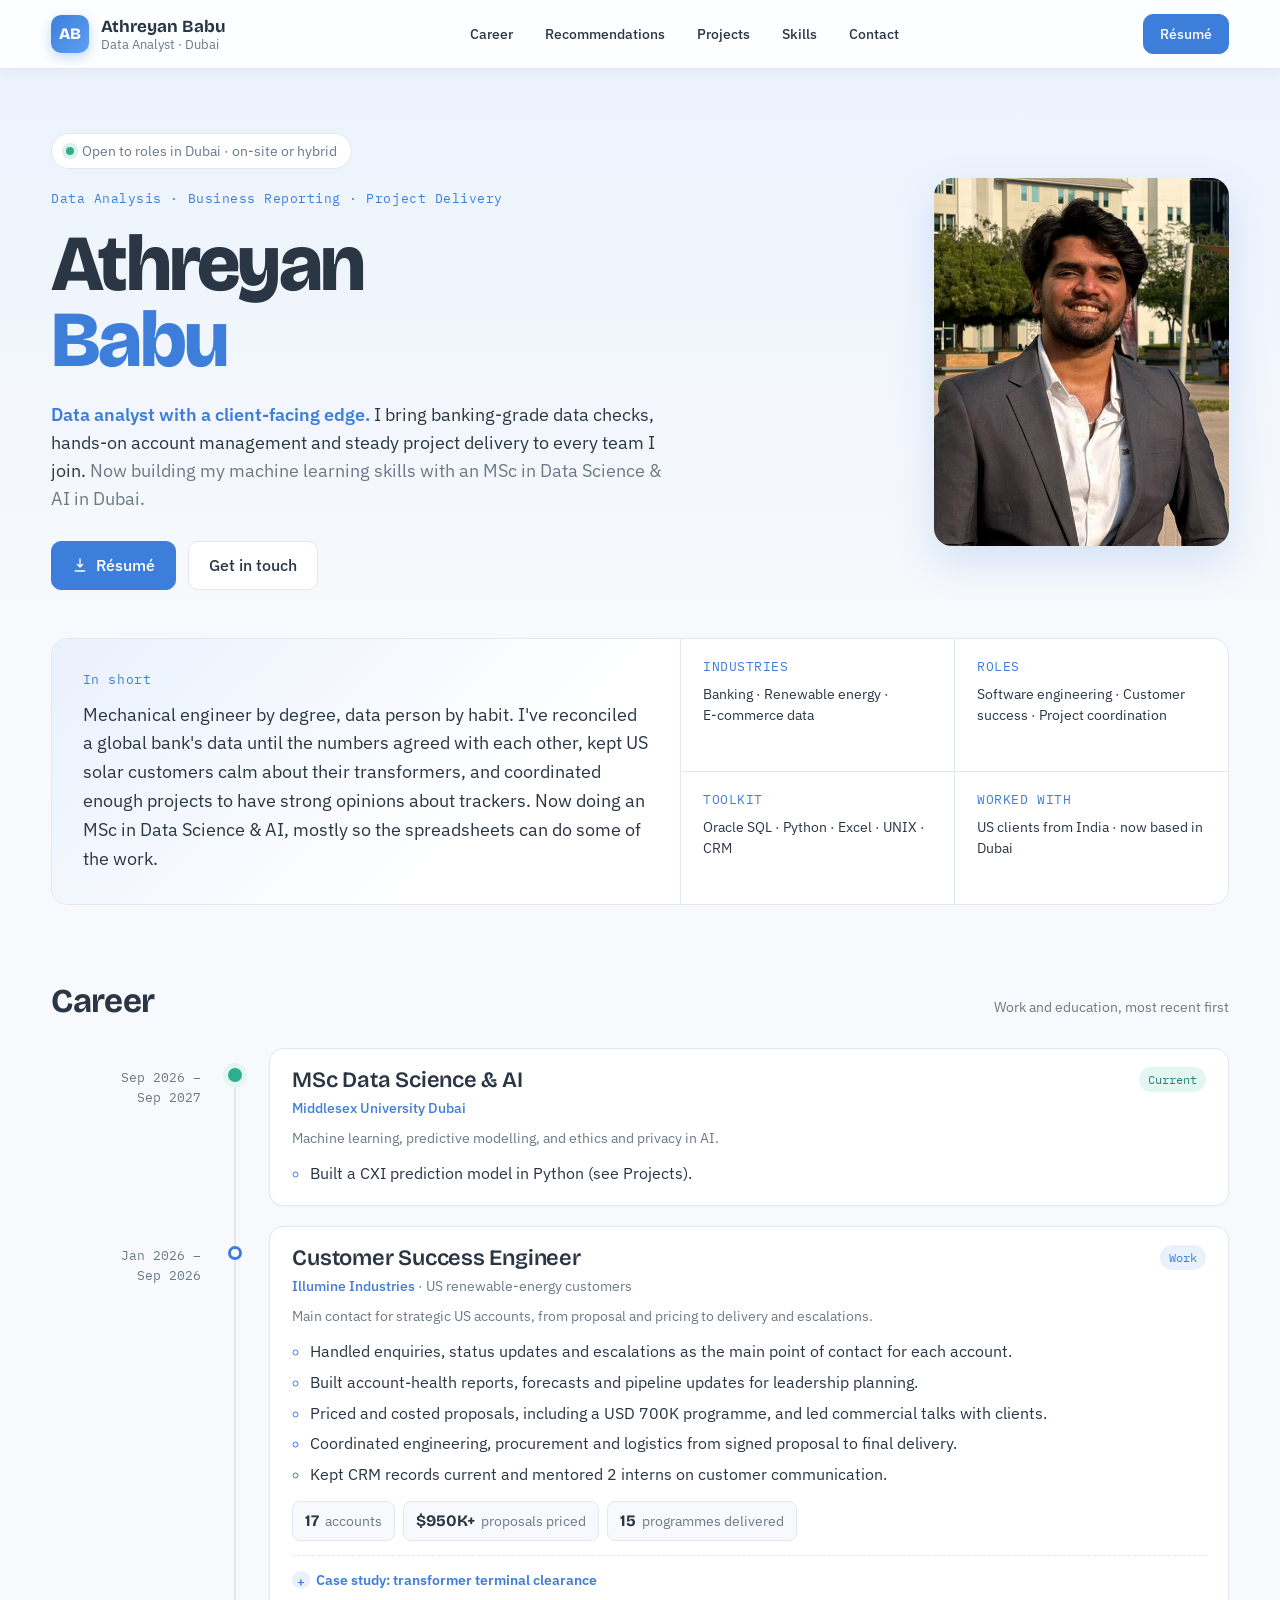
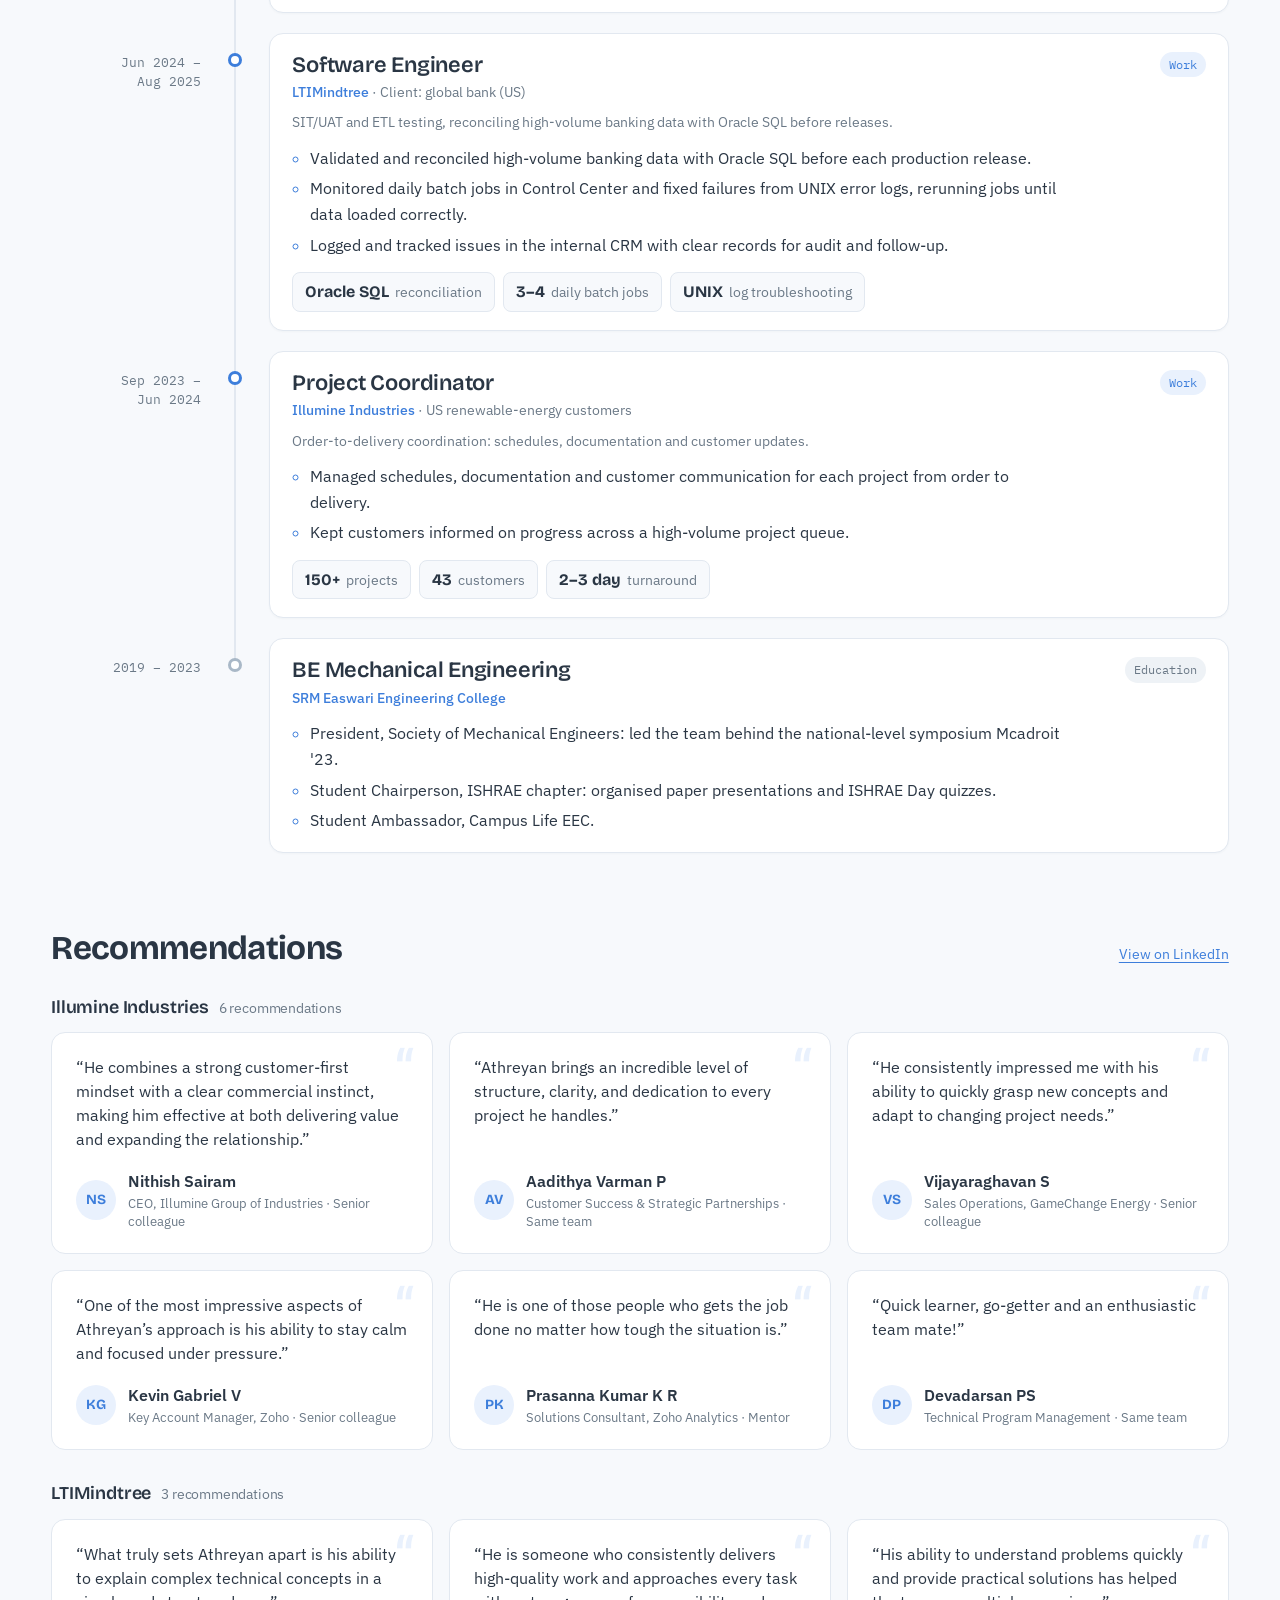
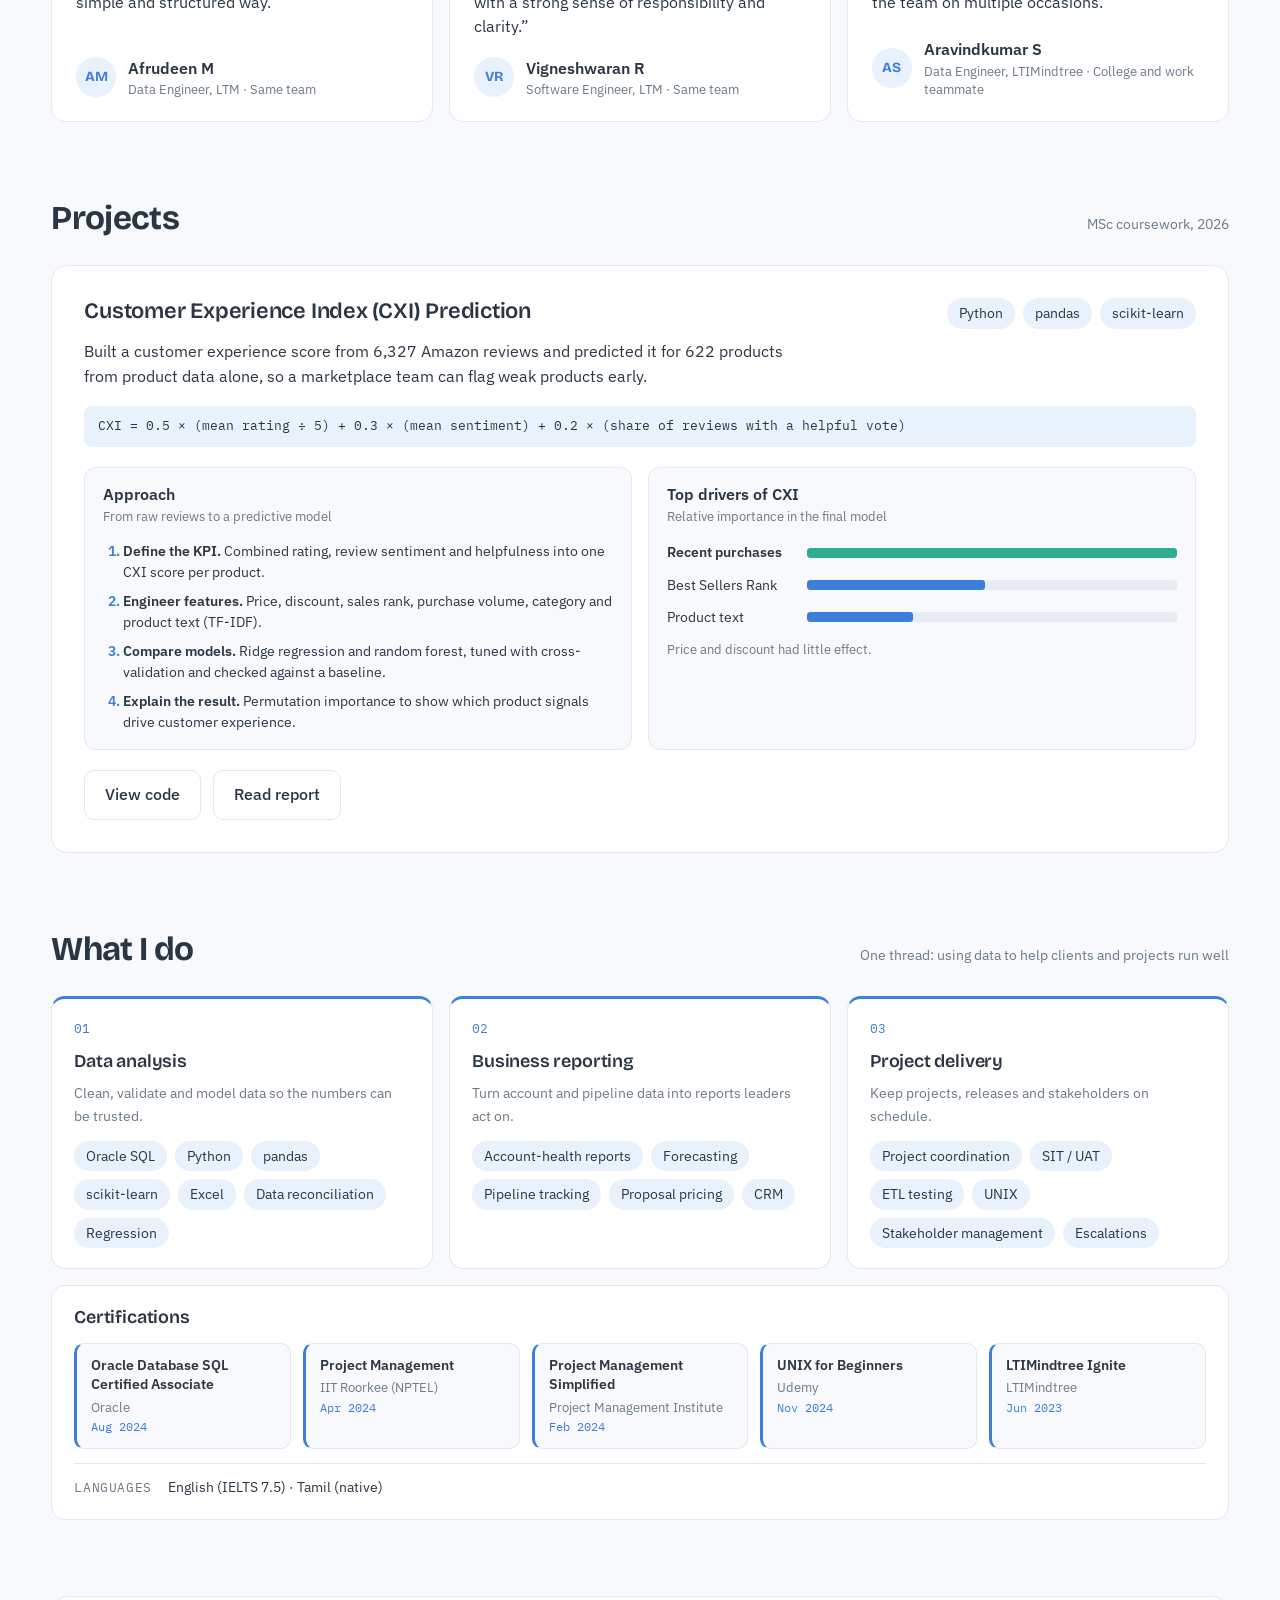
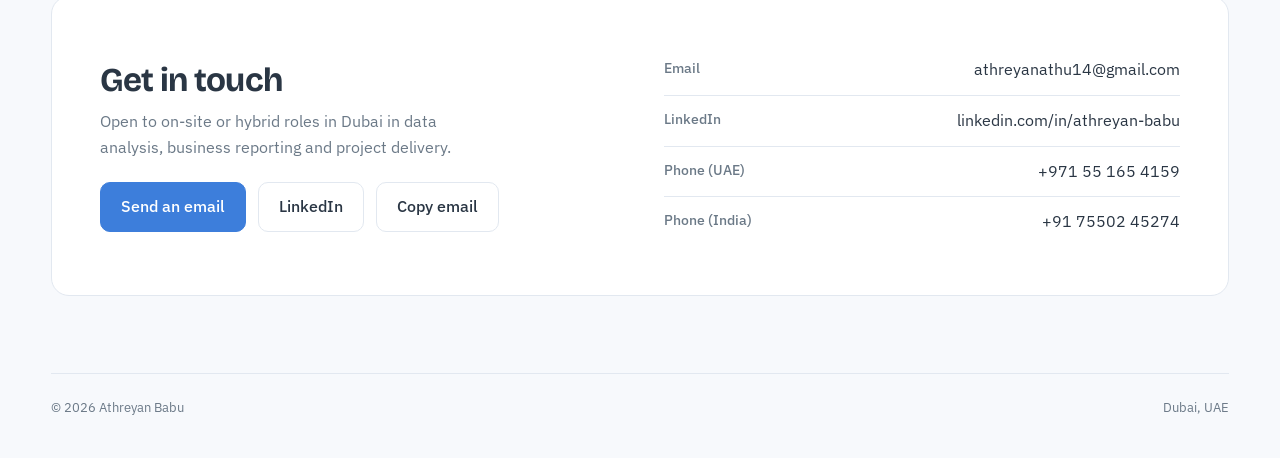
<file: index.html>
<!DOCTYPE html>
<html lang="en">
<head>
<meta charset="utf-8">
<meta name="viewport" content="width=device-width, initial-scale=1">
<title>Athreyan Babu</title>
<meta name="description" content="Athreyan Babu: Data Analysis, Business Reporting and Project Delivery. MSc Data Science & AI, Middlesex University Dubai.">
<link rel="preconnect" href="https://fonts.googleapis.com">
<link rel="preconnect" href="https://fonts.gstatic.com" crossorigin>
<link href="https://fonts.googleapis.com/css2?family=Bricolage+Grotesque:opsz,wght@12..96,600;12..96,700;12..96,800&family=IBM+Plex+Sans:wght@400;500;600&family=IBM+Plex+Mono:wght@400;500&display=swap" rel="stylesheet">
<style>
/* Layout idea: fluid single column (max 1200px). Section titles sit above content; career is a vertical timeline. Light theme only. */
:root {
  --bg: #F7F9FC;
  --bg-tint: #EAF2FD;
  --surface: #FFFFFF;
  --ink: #2A3644;
  --muted: #6B7987;
  --line: #E2E8F0;
  --accent: #3D7EDB;
  --accent-soft: #E9F1FD;
  --mint: #2EAD8F;
  --mint-soft: #E3F6F1;

  --display: "Bricolage Grotesque", "Segoe UI", system-ui, sans-serif;
  --body: "IBM Plex Sans", "Segoe UI", system-ui, sans-serif;
  --mono: "IBM Plex Mono", ui-monospace, "SFMono-Regular", Menlo, monospace;

  /* Type scale: 13 / 14 / 16 / 18 / 22 / 32 / hero */
  --fs-xs: 13px;
  --fs-sm: 14px;
  --fs-base: 16px;
  --fs-md: 18px;
  --fs-lg: 22px;
  --fs-xl: clamp(28px, 2.6vw, 36px);
  --fs-hero: clamp(44px, 6.2vw, 92px);

  --gutter: clamp(20px, 4vw, 64px);
  --section-gap: clamp(48px, 6vw, 88px);
  color-scheme: light;
}

* { box-sizing: border-box; }
html, body { margin: 0; }
html { scroll-behavior: smooth; }
@media (prefers-reduced-motion: reduce) { html { scroll-behavior: auto; } }
body {
  background: linear-gradient(180deg, var(--bg-tint) 0, var(--bg) 70vh) no-repeat, var(--bg);
  color: var(--ink);
  font-family: var(--body);
  font-size: var(--fs-base);
  line-height: 1.6;
  -webkit-font-smoothing: antialiased;
}
a { color: var(--accent); text-underline-offset: 3px; }
a:focus-visible, button:focus-visible, summary:focus-visible { outline: 2px solid var(--accent); outline-offset: 3px; border-radius: 4px; }
img { max-width: 100%; }
p { margin: 0; }

.wrap { width: min(1200px, 100% - 2 * var(--gutter)); margin: 0 auto; }

/* Headings: one scale, used everywhere */
h1, h2, h3, h4 { font-family: var(--display); color: var(--ink); margin: 0; text-wrap: balance; }
h1 { font-size: var(--fs-hero); font-weight: 800; line-height: .95; letter-spacing: -0.035em; }
h2 { font-size: var(--fs-xl); font-weight: 700; line-height: 1.15; letter-spacing: -0.02em; }
h3 { font-size: var(--fs-lg); font-weight: 600; line-height: 1.25; letter-spacing: -0.01em; }
h4 { font-size: var(--fs-md); font-weight: 600; line-height: 1.3; }
.eyebrow { font-family: var(--mono); font-size: var(--fs-xs); letter-spacing: .04em; color: var(--accent); }
.muted { color: var(--muted); }

/* Site header: sticky white bar with monogram, nav and résumé button */
.site-header { position: sticky; top: 0; z-index: 50; background: rgba(255,255,255,.88); -webkit-backdrop-filter: saturate(1.4) blur(12px); backdrop-filter: saturate(1.4) blur(12px); border-bottom: 1px solid var(--line); box-shadow: 0 2px 14px rgba(42,54,68,.05); }
.site-header .wrap { display: flex; align-items: center; justify-content: space-between; gap: 16px; height: 68px; }
.brand { display: inline-flex; align-items: center; gap: 12px; text-decoration: none; color: var(--ink); }
.mono { width: 38px; height: 38px; border-radius: 10px; display: grid; place-items: center; background: linear-gradient(135deg, var(--accent), #5FA0F0); color: #fff; font-family: var(--display); font-weight: 800; font-size: 16px; letter-spacing: .02em; box-shadow: 0 4px 12px rgba(61,126,219,.3); }
.brand-text { display: grid; line-height: 1.15; }
.brand-text b { font-family: var(--display); font-weight: 700; font-size: 17px; }
.brand-text span { font-size: 12.5px; color: var(--muted); }
.site-nav { display: flex; align-items: center; gap: 4px; }
.site-nav a { color: var(--ink); text-decoration: none; font-weight: 500; font-size: var(--fs-sm); padding: 8px 14px; border-radius: 8px; }
.site-nav a:hover { background: var(--accent-soft); color: var(--accent); }
.site-header .btn { padding: 8px 16px; font-size: var(--fs-sm); }
.status-pill { display: inline-flex; align-items: center; gap: 8px; padding: 6px 14px; border-radius: 999px; background: var(--surface); border: 1px solid var(--line); font-size: var(--fs-sm); color: var(--muted); margin-bottom: 20px; }
.dot { width: 8px; height: 8px; border-radius: 50%; background: var(--mint); box-shadow: 0 0 0 4px rgba(46,173,143,.18); }
section { scroll-margin-top: 84px; }

/* Buttons */
.btn { display: inline-flex; align-items: center; gap: 8px; padding: 11px 20px; border-radius: 10px; font: inherit; font-size: var(--fs-base); font-weight: 500; text-decoration: none; border: 1px solid var(--line); color: var(--ink); background: var(--surface); cursor: pointer; }
.btn:hover { border-color: var(--accent); }
.btn.primary { background: var(--accent); border-color: var(--accent); color: #fff; }
.btn.primary:hover { background: #2F6CC6; }
.btn svg { width: 16px; height: 16px; }
.actions { display: flex; flex-wrap: wrap; gap: 12px; }

/* Hero */
.hero { display: grid; grid-template-columns: minmax(0, 1fr) clamp(200px, 23vw, 320px); gap: clamp(28px, 5vw, 80px); align-items: center; padding: clamp(28px, 5vw, 64px) 0 clamp(32px, 4vw, 48px); }
.hero .eyebrow { margin-bottom: 16px; display: block; }
h1 .last { color: var(--accent); }
.lede strong { font-weight: 600; color: var(--accent); }
.lede { max-width: 34em; font-size: var(--fs-md); line-height: 1.55; margin-top: 24px; }
.hero .actions { margin-top: 28px; }
.portrait { margin: 0; }
.portrait img { display: block; width: 100%; height: auto; aspect-ratio: 4 / 5; object-fit: cover; border-radius: 18px; box-shadow: 0 16px 40px rgba(61,126,219,.18); }

/* At a glance */
.glance { display: grid; grid-template-columns: minmax(0, 1.15fr) minmax(0, 1fr); background: var(--surface); border: 1px solid var(--line); border-radius: 16px; overflow: hidden; }
.glance-summary { padding: clamp(20px, 2.4vw, 32px); border-right: 1px solid var(--line); background: linear-gradient(135deg, var(--accent-soft), var(--surface) 70%); }
.glance-summary .eyebrow { display: block; margin-bottom: 10px; }
.glance-summary p { font-size: var(--fs-md); line-height: 1.6; color: var(--ink); max-width: 52ch; }
.glance-grid { margin: 0; display: grid; grid-template-columns: repeat(2, minmax(0, 1fr)); }
.glance-grid div { padding: 18px 22px; border-top: 1px solid var(--line); }
.glance-grid div:nth-child(-n+2) { border-top: 0; }
.glance-grid div:nth-child(even) { border-left: 1px solid var(--line); }
.glance-grid dt { font-family: var(--mono); font-size: var(--fs-xs); color: var(--accent); letter-spacing: .04em; text-transform: uppercase; margin-bottom: 6px; }
.glance-grid dd { margin: 0; font-size: var(--fs-sm); line-height: 1.5; color: var(--ink); }

/* Sections */
section { padding-top: var(--section-gap); }
.section-head { display: flex; align-items: baseline; justify-content: space-between; gap: 16px; flex-wrap: wrap; margin-bottom: 28px; }
.section-head p { font-size: var(--fs-sm); color: var(--muted); }

/* Career timeline */
.timeline { list-style: none; margin: 0; padding: 0; position: relative; }
.tl-item { display: grid; grid-template-columns: 150px 28px minmax(0, 1fr); gap: 0 20px; position: relative; padding-bottom: 20px; }
.tl-item:last-child { padding-bottom: 0; }
.tl-date { font-family: var(--mono); font-size: var(--fs-xs); color: var(--muted); padding-top: 20px; text-align: right; font-variant-numeric: tabular-nums; line-height: 1.5; }
.tl-mark { position: relative; display: flex; justify-content: center; }
.tl-mark::before { content: ""; position: absolute; top: 0; bottom: -20px; width: 2px; background: var(--line); }
.tl-item:first-child .tl-mark::before { top: 26px; }
.tl-item:last-child .tl-mark::before { bottom: auto; height: 26px; }
.tl-mark span { position: relative; z-index: 1; margin-top: 20px; width: 14px; height: 14px; border-radius: 50%; background: var(--surface); border: 3px solid var(--accent); }
.tl-item.edu .tl-mark span { border-color: #A9B8C7; }
.tl-item.now .tl-mark span { background: var(--mint); border-color: var(--mint); box-shadow: 0 0 0 5px var(--mint-soft); }
.tl-card { background: var(--surface); border: 1px solid var(--line); border-radius: 14px; padding: 18px 22px; box-shadow: 0 1px 2px rgba(42,54,68,.03); }
.tl-top { display: flex; justify-content: space-between; align-items: flex-start; gap: 8px 16px; flex-wrap: wrap; }
.tl-org { font-size: var(--fs-sm); color: var(--accent); font-weight: 500; margin-top: 2px; }
.tl-org span { color: var(--muted); font-weight: 400; }
.badge { font-family: var(--mono); font-size: 12px; padding: 3px 9px; border-radius: 999px; background: var(--accent-soft); color: var(--accent); white-space: nowrap; }
.badge.edu { background: #EEF2F6; color: var(--muted); }
.badge.now { background: var(--mint-soft); color: #1F8A70; }
.tl-sum { margin-top: 10px; font-size: var(--fs-base); }
.tl-list { margin: 12px 0 0; padding-left: 18px; display: grid; gap: 5px; font-size: var(--fs-base); color: var(--ink); max-width: 78ch; }
.tl-list li::marker { color: var(--accent); }
.tl-item .tl-sum { color: var(--muted); font-size: var(--fs-sm); margin-top: 8px; }
.metrics { display: flex; flex-wrap: wrap; gap: 8px; margin-top: 14px; }
.metric { display: inline-flex; align-items: baseline; gap: 6px; padding: 6px 12px; border-radius: 8px; background: var(--bg); border: 1px solid var(--line); font-size: var(--fs-sm); color: var(--muted); }
.metric b { font-family: var(--display); font-weight: 700; font-size: var(--fs-base); color: var(--ink); }

details.case { margin-top: 14px; border-top: 1px dashed var(--line); padding-top: 12px; }
details.case summary { cursor: pointer; font-size: var(--fs-sm); font-weight: 600; color: var(--accent); list-style: none; display: inline-flex; align-items: center; gap: 6px; }
details.case summary::-webkit-details-marker { display: none; }
details.case summary::before { content: "+"; font-family: var(--mono); width: 18px; height: 18px; display: inline-grid; place-items: center; border-radius: 50%; background: var(--accent-soft); font-size: 13px; }
details.case[open] summary::before { content: "−"; }
.case-body { display: grid; grid-template-columns: repeat(3, minmax(0, 1fr)); gap: 16px; margin-top: 14px; }
.case-body h4 { font-size: var(--fs-sm); font-family: var(--body); font-weight: 600; margin-bottom: 4px; }
.case-body p { font-size: var(--fs-sm); color: var(--muted); line-height: 1.55; }

/* Project */
.proj { background: var(--surface); border: 1px solid var(--line); border-radius: 16px; padding: clamp(20px, 2.5vw, 32px); }
.proj-head { display: flex; justify-content: space-between; gap: 8px 16px; flex-wrap: wrap; align-items: flex-start; }
.proj p.intro { margin-top: 10px; max-width: 70ch; }
.formula { font-family: var(--mono); font-size: var(--fs-xs); background: var(--accent-soft); padding: 10px 14px; border-radius: 8px; margin-top: 16px; }
.panels { display: grid; grid-template-columns: repeat(2, minmax(0, 1fr)); gap: 16px; margin-top: 20px; }
.panel { background: var(--bg); border: 1px solid var(--line); border-radius: 12px; padding: 16px 18px; }
.panel h4 { font-size: var(--fs-base); font-family: var(--body); font-weight: 600; }
.panel .sub { font-size: var(--fs-xs); color: var(--muted); margin: 2px 0 14px; }
.bars { display: grid; gap: 10px; }
.bar-row { display: grid; grid-template-columns: 130px minmax(0, 1fr); align-items: center; gap: 10px; font-size: var(--fs-sm); }
.bar-track { height: 10px; background: #E6ECF3; border-radius: 3px; overflow: hidden; }
.bar-fill { height: 100%; background: var(--accent); border-radius: 3px; }
.bar-row.best { font-weight: 600; }
.bar-row.best .bar-fill { background: var(--mint); }
.val { font-family: var(--mono); font-size: var(--fs-xs); text-align: right; font-variant-numeric: tabular-nums; }
.steps { margin: 0; padding-left: 20px; display: grid; gap: 8px; font-size: var(--fs-sm); line-height: 1.5; }
.steps li::marker { color: var(--accent); font-weight: 600; }
.steps b { font-weight: 600; }
.panel .note { font-size: var(--fs-xs); color: var(--muted); margin-top: 12px; }
.proj-foot { display: flex; justify-content: space-between; align-items: center; gap: 12px; flex-wrap: wrap; margin-top: 20px; }

.tags { display: flex; flex-wrap: wrap; gap: 8px; }
.tag { font-size: var(--fs-sm); padding: 4px 12px; border-radius: 999px; background: var(--accent-soft); color: var(--ink); }

/* Skills */
.cards3 { display: grid; grid-template-columns: repeat(3, minmax(0, 1fr)); gap: 16px; }
.card { background: var(--surface); border: 1px solid var(--line); border-radius: 14px; padding: 20px 22px; }
.card h3 { font-size: var(--fs-md); margin-bottom: 14px; }
.plain { list-style: none; margin: 0; padding: 0; display: grid; gap: 10px; font-size: var(--fs-base); }
.plain span { display: block; font-size: var(--fs-sm); color: var(--muted); }

.pillar { display: flex; flex-direction: column; gap: 10px; border-top: 3px solid var(--accent); }
.pillar h3 { margin: 0; }
.pnum { font-family: var(--mono); font-size: var(--fs-xs); color: var(--accent); }
.pdesc { font-size: var(--fs-sm); color: var(--muted); margin-bottom: 4px; }
.certs { margin-top: 16px; padding: 20px 22px; background: var(--surface); border: 1px solid var(--line); border-radius: 14px; }
.certs-title { font-size: var(--fs-md); margin-bottom: 14px; }
.cert-list { list-style: none; margin: 0; padding: 0; display: grid; grid-template-columns: repeat(5, minmax(0, 1fr)); gap: 12px; }
.cert-list li { padding: 12px 14px; border: 1px solid var(--line); border-left: 3px solid var(--accent); border-radius: 10px; background: var(--bg); font-size: var(--fs-sm); line-height: 1.4; }
.cert-list b { display: block; font-weight: 600; margin-bottom: 4px; }
.cert-list span { display: block; color: var(--muted); font-size: var(--fs-xs); }
.cert-list time { display: block; margin-top: 2px; font-family: var(--mono); font-size: 12px; color: var(--accent); }
.langs { margin-top: 14px; padding-top: 12px; border-top: 1px solid var(--line); font-size: var(--fs-sm); display: flex; gap: 16px; align-items: baseline; flex-wrap: wrap; }
.certs-label { font-family: var(--mono); font-size: var(--fs-xs); color: var(--muted); text-transform: uppercase; letter-spacing: .05em; }

/* Recommendations */
.rec-group + .rec-group { margin-top: 32px; }
.rec-co { font-size: var(--fs-md); display: flex; align-items: baseline; gap: 10px; margin-bottom: 14px; }
.rec-co span { font-family: var(--body); font-weight: 400; font-size: var(--fs-sm); color: var(--muted); }
.quotes { display: grid; grid-template-columns: repeat(3, minmax(0, 1fr)); gap: 16px; }
.quote { margin: 0; background: var(--surface); border: 1px solid var(--line); border-radius: 14px; padding: 22px 24px; display: flex; flex-direction: column; justify-content: space-between; gap: 18px; position: relative; }
.quote::before { content: "“"; position: absolute; top: 6px; right: 18px; font-family: var(--display); font-size: 64px; line-height: 1; color: var(--accent-soft); }
.quote blockquote { margin: 0; font-size: var(--fs-base); line-height: 1.5; color: var(--ink); position: relative; }
.quote figcaption { display: flex; align-items: center; gap: 12px; }
.avatar { flex: none; width: 40px; height: 40px; border-radius: 50%; display: grid; place-items: center; background: var(--accent-soft); color: var(--accent); font-family: var(--display); font-weight: 700; font-size: var(--fs-sm); }
.quote figcaption b { display: block; font-size: var(--fs-base); font-weight: 600; }
.quote figcaption small { display: block; font-size: var(--fs-xs); color: var(--muted); line-height: 1.4; }

/* Contact */
.contact { background: var(--surface); border: 1px solid var(--line); border-radius: 18px; padding: clamp(24px, 4vw, 48px); display: grid; grid-template-columns: minmax(0, 1fr) minmax(0, 1fr); gap: 28px 48px; align-items: center; }
.contact p.lead { margin-top: 10px; color: var(--muted); max-width: 40ch; }
.contact .actions { margin-top: 22px; }
.contact-list { list-style: none; margin: 0; padding: 0; display: grid; gap: 0; }
.contact-list li { display: flex; justify-content: space-between; gap: 16px; padding: 12px 0; border-top: 1px solid var(--line); font-size: var(--fs-base); }
.contact-list li:first-child { border-top: 0; }
.contact-list b { font-weight: 500; color: var(--muted); font-size: var(--fs-sm); }
.contact-list a { color: var(--ink); text-decoration: none; }
.contact-list a:hover { color: var(--accent); }

footer { margin-top: var(--section-gap); padding: 24px 0 40px; font-size: var(--fs-xs); color: var(--muted); display: flex; justify-content: space-between; flex-wrap: wrap; gap: 12px; border-top: 1px solid var(--line); }

/* Tablet */
@media (max-width: 960px) {
  .site-nav a { padding: 8px 10px; }
  .glance { grid-template-columns: minmax(0, 1fr); }
  .glance-summary { border-right: 0; border-bottom: 1px solid var(--line); }
  .cards3 { grid-template-columns: minmax(0, 1fr); }
  .cert-list { grid-template-columns: repeat(2, minmax(0, 1fr)); }
  .quotes { grid-template-columns: repeat(2, minmax(0, 1fr)); }
  .contact { grid-template-columns: minmax(0, 1fr); }
  .case-body { grid-template-columns: minmax(0, 1fr); gap: 10px; }
}
@media (max-width: 760px) {
  .panels, .quotes { grid-template-columns: minmax(0, 1fr); }
  .tl-item { grid-template-columns: 20px minmax(0, 1fr); gap: 0 14px; }
  .tl-date { grid-column: 2; grid-row: 1; text-align: left; padding: 0 0 6px; }
  .tl-date br { display: none; }
  .tl-mark { grid-column: 1; grid-row: 1 / span 2; }
  .tl-mark span { margin-top: 4px; }
  .tl-item:first-child .tl-mark::before { top: 10px; }
  .tl-item:last-child .tl-mark::before { height: 10px; }
  .tl-card { grid-column: 2; grid-row: 2; }
}
/* Phone */
@media (max-width: 620px) {
  :root { --fs-lg: 20px; }
  .hero { grid-template-columns: minmax(0, 1fr); }
  .portrait { order: -1; width: 168px; }
  .portrait img { border-radius: 50%; aspect-ratio: 1; object-position: 50% 18%; }
  .lede { font-size: var(--fs-base); }
  .bar-row { grid-template-columns: 110px minmax(0, 1fr); font-size: var(--fs-xs); }
  .site-nav { display: none; }
  .cert-list { grid-template-columns: minmax(0, 1fr); }
  .glance-grid { grid-template-columns: minmax(0, 1fr); }
  .glance-grid div:nth-child(2) { border-top: 1px solid var(--line); }
  .glance-grid div:nth-child(even) { border-left: 0; }
  .brand-text span { display: none; }
  .contact-list li { flex-direction: column; gap: 2px; }
}
</style>
</head>
<body>
<header class="site-header">
  <div class="wrap">
    <a class="brand" href="#top" aria-label="Athreyan Babu, back to top">
      <span class="mono" aria-hidden="true">AB</span>
      <span class="brand-text"><b>Athreyan Babu</b><span>Data Analyst · Dubai</span></span>
    </a>
    <nav class="site-nav" aria-label="Sections">
      <a href="#career">Career</a>
      <a href="#recommendations">Recommendations</a>
      <a href="#projects">Projects</a>
      <a href="#skills">Skills</a>
      <a href="#contact">Contact</a>
    </nav>
    <a class="btn primary header-cta" href="Athreyan_Babu_Resume.pdf" target="_blank" rel="noopener">Résumé</a>
  </div>
</header>

<div class="wrap" id="top">

  <div class="hero">
    <div>
      <span class="status-pill"><span class="dot" aria-hidden="true"></span>Open to roles in Dubai · on-site or hybrid</span>
      <span class="eyebrow">Data Analysis · Business Reporting · Project Delivery</span>
      <h1>Athreyan<br><span class="last">Babu</span></h1>
      <p class="lede"><strong>Data analyst with a client-facing edge.</strong> I bring banking-grade data checks, hands-on account management and steady project delivery to every team I join. <span class="muted">Now building my machine learning skills with an MSc in Data Science &amp; AI in Dubai.</span></p>
      <div class="actions">
        <a class="btn primary" href="Athreyan_Babu_Resume.pdf" target="_blank" rel="noopener">
          <svg viewBox="0 0 24 24" fill="none" stroke="currentColor" stroke-width="2" stroke-linecap="round" stroke-linejoin="round" aria-hidden="true"><path d="M12 3v12m0 0l-4-4m4 4l4-4M5 21h14"/></svg>
          Résumé
        </a>
        <a class="btn" href="#contact">Get in touch</a>
      </div>
    </div>
    <figure class="portrait">
      <img src="assets/athreyan.jpg" width="540" height="675" alt="Portrait of Athreyan Babu">
    </figure>
  </div>

  <div class="glance">
    <div class="glance-summary">
      <span class="eyebrow">In short</span>
      <p>Mechanical engineer by degree, data person by habit. I've reconciled a global bank's data until the numbers agreed with each other, kept US solar customers calm about their transformers, and coordinated enough projects to have strong opinions about trackers. Now doing an MSc in Data Science &amp; AI, mostly so the spreadsheets can do some of the work.</p>
    </div>
    <dl class="glance-grid">
      <div><dt>Industries</dt><dd>Banking · Renewable energy · E&#8209;commerce data</dd></div>
      <div><dt>Roles</dt><dd>Software engineering · Customer success · Project coordination</dd></div>
      <div><dt>Toolkit</dt><dd>Oracle SQL · Python · Excel · UNIX · CRM</dd></div>
      <div><dt>Worked with</dt><dd>US clients from India · now based in Dubai</dd></div>
    </dl>
  </div>

  <section id="career">
    <div class="section-head">
      <h2>Career</h2>
      <p>Work and education, most recent first</p>
    </div>
    <ol class="timeline">

      <li class="tl-item now">
        <div class="tl-date">Sep 2026 –<br>Sep 2027</div>
        <div class="tl-mark"><span></span></div>
        <div class="tl-card">
          <div class="tl-top">
            <div>
              <h3>MSc Data Science &amp; AI</h3>
              <div class="tl-org">Middlesex University Dubai</div>
            </div>
            <span class="badge now">Current</span>
          </div>
          <p class="tl-sum">Machine learning, predictive modelling, and ethics and privacy in AI.</p>
          <ul class="tl-list"><li>Built a CXI prediction model in Python (see Projects).</li></ul>
        </div>
      </li>

      <li class="tl-item">
        <div class="tl-date">Jan 2026 –<br>Sep 2026</div>
        <div class="tl-mark"><span></span></div>
        <div class="tl-card">
          <div class="tl-top">
            <div>
              <h3>Customer Success Engineer</h3>
              <div class="tl-org">Illumine Industries <span>· US renewable-energy customers</span></div>
            </div>
            <span class="badge">Work</span>
          </div>
          <p class="tl-sum">Main contact for strategic US accounts, from proposal and pricing to delivery and escalations.</p>
          <ul class="tl-list"><li>Handled enquiries, status updates and escalations as the main point of contact for each account.</li><li>Built account-health reports, forecasts and pipeline updates for leadership planning.</li><li>Priced and costed proposals, including a USD 700K programme, and led commercial talks with clients.</li><li>Coordinated engineering, procurement and logistics from signed proposal to final delivery.</li><li>Kept CRM records current and mentored 2 interns on customer communication.</li></ul>
          <div class="metrics">
            <span class="metric"><b>17</b>accounts</span>
            <span class="metric"><b>$950K+</b>proposals priced</span>
            <span class="metric"><b>15</b>programmes delivered</span>
          </div>
          <details class="case">
            <summary>Case study: transformer terminal clearance</summary>
            <div class="case-body">
              <div><h4>Problem</h4><p>Transformers for several solar sites had too little X0–X1 terminal clearance to fit UL-listed lugs, raising NEC, safety and warranty concerns.</p></div>
              <div><h4>What I did</h4><p>Led supplier engagement, gathered site data, evaluated neutral extension lugs and alternative manufacturers, and coordinated a formal request to the manufacturer.</p></div>
              <div><h4>Outcome</h4><p>A potential workaround went to engineering and manufacturer validation, and the team gained an alternative sourcing route.</p></div>
            </div>
          </details>
        </div>
      </li>

      <li class="tl-item">
        <div class="tl-date">Jun 2024 –<br>Aug 2025</div>
        <div class="tl-mark"><span></span></div>
        <div class="tl-card">
          <div class="tl-top">
            <div>
              <h3>Software Engineer</h3>
              <div class="tl-org">LTIMindtree <span>· Client: global bank (US)</span></div>
            </div>
            <span class="badge">Work</span>
          </div>
          <p class="tl-sum">SIT/UAT and ETL testing, reconciling high-volume banking data with Oracle SQL before releases.</p>
          <ul class="tl-list"><li>Validated and reconciled high-volume banking data with Oracle SQL before each production release.</li><li>Monitored daily batch jobs in Control Center and fixed failures from UNIX error logs, rerunning jobs until data loaded correctly.</li><li>Logged and tracked issues in the internal CRM with clear records for audit and follow-up.</li></ul>
          <div class="metrics">
            <span class="metric"><b>Oracle SQL</b>reconciliation</span>
            <span class="metric"><b>3–4</b>daily batch jobs</span>
            <span class="metric"><b>UNIX</b>log troubleshooting</span>
          </div>
        </div>
      </li>

      <li class="tl-item">
        <div class="tl-date">Sep 2023 –<br>Jun 2024</div>
        <div class="tl-mark"><span></span></div>
        <div class="tl-card">
          <div class="tl-top">
            <div>
              <h3>Project Coordinator</h3>
              <div class="tl-org">Illumine Industries <span>· US renewable-energy customers</span></div>
            </div>
            <span class="badge">Work</span>
          </div>
          <p class="tl-sum">Order-to-delivery coordination: schedules, documentation and customer updates.</p>
          <ul class="tl-list"><li>Managed schedules, documentation and customer communication for each project from order to delivery.</li><li>Kept customers informed on progress across a high-volume project queue.</li></ul>
          <div class="metrics">
            <span class="metric"><b>150+</b>projects</span>
            <span class="metric"><b>43</b>customers</span>
            <span class="metric"><b>2–3 day</b>turnaround</span>
          </div>
        </div>
      </li>

      <li class="tl-item edu">
        <div class="tl-date">2019 – 2023</div>
        <div class="tl-mark"><span></span></div>
        <div class="tl-card">
          <div class="tl-top">
            <div>
              <h3>BE Mechanical Engineering</h3>
              <div class="tl-org">SRM Easwari Engineering College</div>
            </div>
            <span class="badge edu">Education</span>
          </div>
          <ul class="tl-list"><li>President, Society of Mechanical Engineers: led the team behind the national-level symposium Mcadroit '23.</li><li>Student Chairperson, ISHRAE chapter: organised paper presentations and ISHRAE Day quizzes.</li><li>Student Ambassador, Campus Life EEC.</li></ul>
        </div>
      </li>

    </ol>
  </section>

  <section id="recommendations">
    <div class="section-head">
      <h2>Recommendations</h2>
      <p><a href="https://www.linkedin.com/in/athreyan-babu/details/recommendations/" target="_blank" rel="noopener">View on LinkedIn</a></p>
    </div>
    <div class="rec-group">
      <h3 class="rec-co">Illumine Industries <span>6 recommendations</span></h3>
      <div class="quotes">
        <figure class="quote">
          <blockquote>“He combines a strong customer-first mindset with a clear commercial instinct, making him effective at both delivering value and expanding the relationship.”</blockquote>
          <figcaption><span class="avatar" aria-hidden="true">NS</span><span><b>Nithish Sairam</b><small>CEO, Illumine Group of Industries · Senior colleague</small></span></figcaption>
        </figure>
        <figure class="quote">
          <blockquote>“Athreyan brings an incredible level of structure, clarity, and dedication to every project he handles.”</blockquote>
          <figcaption><span class="avatar" aria-hidden="true">AV</span><span><b>Aadithya Varman P</b><small>Customer Success &amp; Strategic Partnerships · Same team</small></span></figcaption>
        </figure>
        <figure class="quote">
          <blockquote>“He consistently impressed me with his ability to quickly grasp new concepts and adapt to changing project needs.”</blockquote>
          <figcaption><span class="avatar" aria-hidden="true">VS</span><span><b>Vijayaraghavan S</b><small>Sales Operations, GameChange Energy · Senior colleague</small></span></figcaption>
        </figure>
        <figure class="quote">
          <blockquote>“One of the most impressive aspects of Athreyan’s approach is his ability to stay calm and focused under pressure.”</blockquote>
          <figcaption><span class="avatar" aria-hidden="true">KG</span><span><b>Kevin Gabriel V</b><small>Key Account Manager, Zoho · Senior colleague</small></span></figcaption>
        </figure>
        <figure class="quote">
          <blockquote>“He is one of those people who gets the job done no matter how tough the situation is.”</blockquote>
          <figcaption><span class="avatar" aria-hidden="true">PK</span><span><b>Prasanna Kumar K R</b><small>Solutions Consultant, Zoho Analytics · Mentor</small></span></figcaption>
        </figure>
        <figure class="quote">
          <blockquote>“Quick learner, go-getter and an enthusiastic team mate!”</blockquote>
          <figcaption><span class="avatar" aria-hidden="true">DP</span><span><b>Devadarsan PS</b><small>Technical Program Management · Same team</small></span></figcaption>
        </figure>
      </div>
    </div>
    <div class="rec-group">
      <h3 class="rec-co">LTIMindtree <span>3 recommendations</span></h3>
      <div class="quotes">
        <figure class="quote">
          <blockquote>“What truly sets Athreyan apart is his ability to explain complex technical concepts in a simple and structured way.”</blockquote>
          <figcaption><span class="avatar" aria-hidden="true">AM</span><span><b>Afrudeen M</b><small>Data Engineer, LTM · Same team</small></span></figcaption>
        </figure>
        <figure class="quote">
          <blockquote>“He is someone who consistently delivers high-quality work and approaches every task with a strong sense of responsibility and clarity.”</blockquote>
          <figcaption><span class="avatar" aria-hidden="true">VR</span><span><b>Vigneshwaran R</b><small>Software Engineer, LTM · Same team</small></span></figcaption>
        </figure>
        <figure class="quote">
          <blockquote>“His ability to understand problems quickly and provide practical solutions has helped the team on multiple occasions.”</blockquote>
          <figcaption><span class="avatar" aria-hidden="true">AS</span><span><b>Aravindkumar S</b><small>Data Engineer, LTIMindtree · College and work teammate</small></span></figcaption>
        </figure>
      </div>
    </div>
  </section>

  <section id="projects">
    <div class="section-head">
      <h2>Projects</h2>
      <p>MSc coursework, 2026</p>
    </div>
    <div class="proj">
      <div class="proj-head">
        <h3>Customer Experience Index (CXI) Prediction</h3>
        <div class="tags"><span class="tag">Python</span><span class="tag">pandas</span><span class="tag">scikit-learn</span></div>
      </div>
      <p class="intro">Built a customer experience score from 6,327 Amazon reviews and predicted it for 622 products from product data alone, so a marketplace team can flag weak products early.</p>
      <p class="formula">CXI = 0.5 × (mean rating ÷ 5) + 0.3 × (mean sentiment) + 0.2 × (share of reviews with a helpful vote)</p>
      <div class="panels">
        <div class="panel">
          <h4>Approach</h4>
          <p class="sub">From raw reviews to a predictive model</p>
          <ol class="steps">
            <li><b>Define the KPI.</b> Combined rating, review sentiment and helpfulness into one CXI score per product.</li>
            <li><b>Engineer features.</b> Price, discount, sales rank, purchase volume, category and product text (TF-IDF).</li>
            <li><b>Compare models.</b> Ridge regression and random forest, tuned with cross-validation and checked against a baseline.</li>
            <li><b>Explain the result.</b> Permutation importance to show which product signals drive customer experience.</li>
          </ol>
        </div>
        <div class="panel">
          <h4>Top drivers of CXI</h4>
          <p class="sub">Relative importance in the final model</p>
          <div class="bars">
            <div class="bar-row best"><span>Recent purchases</span><div class="bar-track"><div class="bar-fill" style="width:100%"></div></div></div>
            <div class="bar-row"><span>Best Sellers Rank</span><div class="bar-track"><div class="bar-fill" style="width:48.1%"></div></div></div>
            <div class="bar-row"><span>Product text</span><div class="bar-track"><div class="bar-fill" style="width:28.7%"></div></div></div>
          </div>
          <p class="note">Price and discount had little effect.</p>
        </div>
      </div>
      <div class="proj-foot">
        <div class="actions">
          <a class="btn" href="https://github.com/Athrey20an/Athreyan-Babu/blob/main/projects/cxi/CXI_Prediction_Model.ipynb" target="_blank" rel="noopener">View code</a>
          <a class="btn" href="projects/cxi/CXI_Report.pdf" target="_blank" rel="noopener">Read report</a>
        </div>
      </div>
    </div>
  </section>

  <section id="skills">
    <div class="section-head">
      <h2>What I do</h2>
      <p>One thread: using data to help clients and projects run well</p>
    </div>
    <div class="cards3">
      <div class="card pillar">
        <span class="pnum">01</span>
        <h3>Data analysis</h3>
        <p class="pdesc">Clean, validate and model data so the numbers can be trusted.</p>
        <div class="tags"><span class="tag">Oracle SQL</span><span class="tag">Python</span><span class="tag">pandas</span><span class="tag">scikit-learn</span><span class="tag">Excel</span><span class="tag">Data reconciliation</span><span class="tag">Regression</span></div>
      </div>
      <div class="card pillar">
        <span class="pnum">02</span>
        <h3>Business reporting</h3>
        <p class="pdesc">Turn account and pipeline data into reports leaders act on.</p>
        <div class="tags"><span class="tag">Account-health reports</span><span class="tag">Forecasting</span><span class="tag">Pipeline tracking</span><span class="tag">Proposal pricing</span><span class="tag">CRM</span></div>
      </div>
      <div class="card pillar">
        <span class="pnum">03</span>
        <h3>Project delivery</h3>
        <p class="pdesc">Keep projects, releases and stakeholders on schedule.</p>
        <div class="tags"><span class="tag">Project coordination</span><span class="tag">SIT / UAT</span><span class="tag">ETL testing</span><span class="tag">UNIX</span><span class="tag">Stakeholder management</span><span class="tag">Escalations</span></div>
      </div>
    </div>
    <div class="certs">
      <h3 class="certs-title">Certifications</h3>
      <ul class="cert-list"><li><b>Oracle Database SQL Certified Associate</b><span>Oracle</span><time>Aug 2024</time></li><li><b>Project Management</b><span>IIT Roorkee (NPTEL)</span><time>Apr 2024</time></li><li><b>Project Management Simplified</b><span>Project Management Institute</span><time>Feb 2024</time></li><li><b>UNIX for Beginners</b><span>Udemy</span><time>Nov 2024</time></li><li><b>LTIMindtree Ignite</b><span>LTIMindtree</span><time>Jun 2023</time></li></ul>
      <p class="langs"><span class="certs-label">Languages</span>English (IELTS 7.5) · Tamil (native)</p>
    </div>
  </section>

  <section id="contact">
    <div class="contact">
      <div>
        <h2>Get in touch</h2>
        <p class="lead">Open to on-site or hybrid roles in Dubai in data analysis, business reporting and project delivery.</p>
        <div class="actions">
          <a class="btn primary" href="mailto:athreyanathu14@gmail.com">Send an email</a>
          <a class="btn" href="https://www.linkedin.com/in/athreyan-babu" target="_blank" rel="noopener">LinkedIn</a>
          <button class="btn" type="button" id="copy-email">Copy email</button>
        </div>
      </div>
      <ul class="contact-list">
        <li><b>Email</b><a href="mailto:athreyanathu14@gmail.com">athreyanathu14@gmail.com</a></li>
        <li><b>LinkedIn</b><a href="https://www.linkedin.com/in/athreyan-babu" target="_blank" rel="noopener">linkedin.com/in/athreyan-babu</a></li>
        <li><b>Phone (UAE)</b><a href="tel:+971551654159">+971 55 165 4159</a></li>
        <li><b>Phone (India)</b><a href="tel:+917550245274">+91 75502 45274</a></li>
      </ul>
    </div>
  </section>

  <footer>
    <span>© 2026 Athreyan Babu</span>
    <span>Dubai, UAE</span>
  </footer>
</div>

<script>
(function () {
  var btn = document.getElementById("copy-email");
  btn.addEventListener("click", function () {
    try {
      navigator.clipboard.writeText("athreyanathu14@gmail.com").then(function () {
        btn.textContent = "Copied";
        setTimeout(function () { btn.textContent = "Copy email"; }, 1800);
      }, function () { btn.textContent = "Copy failed"; });
    } catch (e) { btn.textContent = "Copy failed"; }
  });
})();
</script>
</body>
</html>
</file>
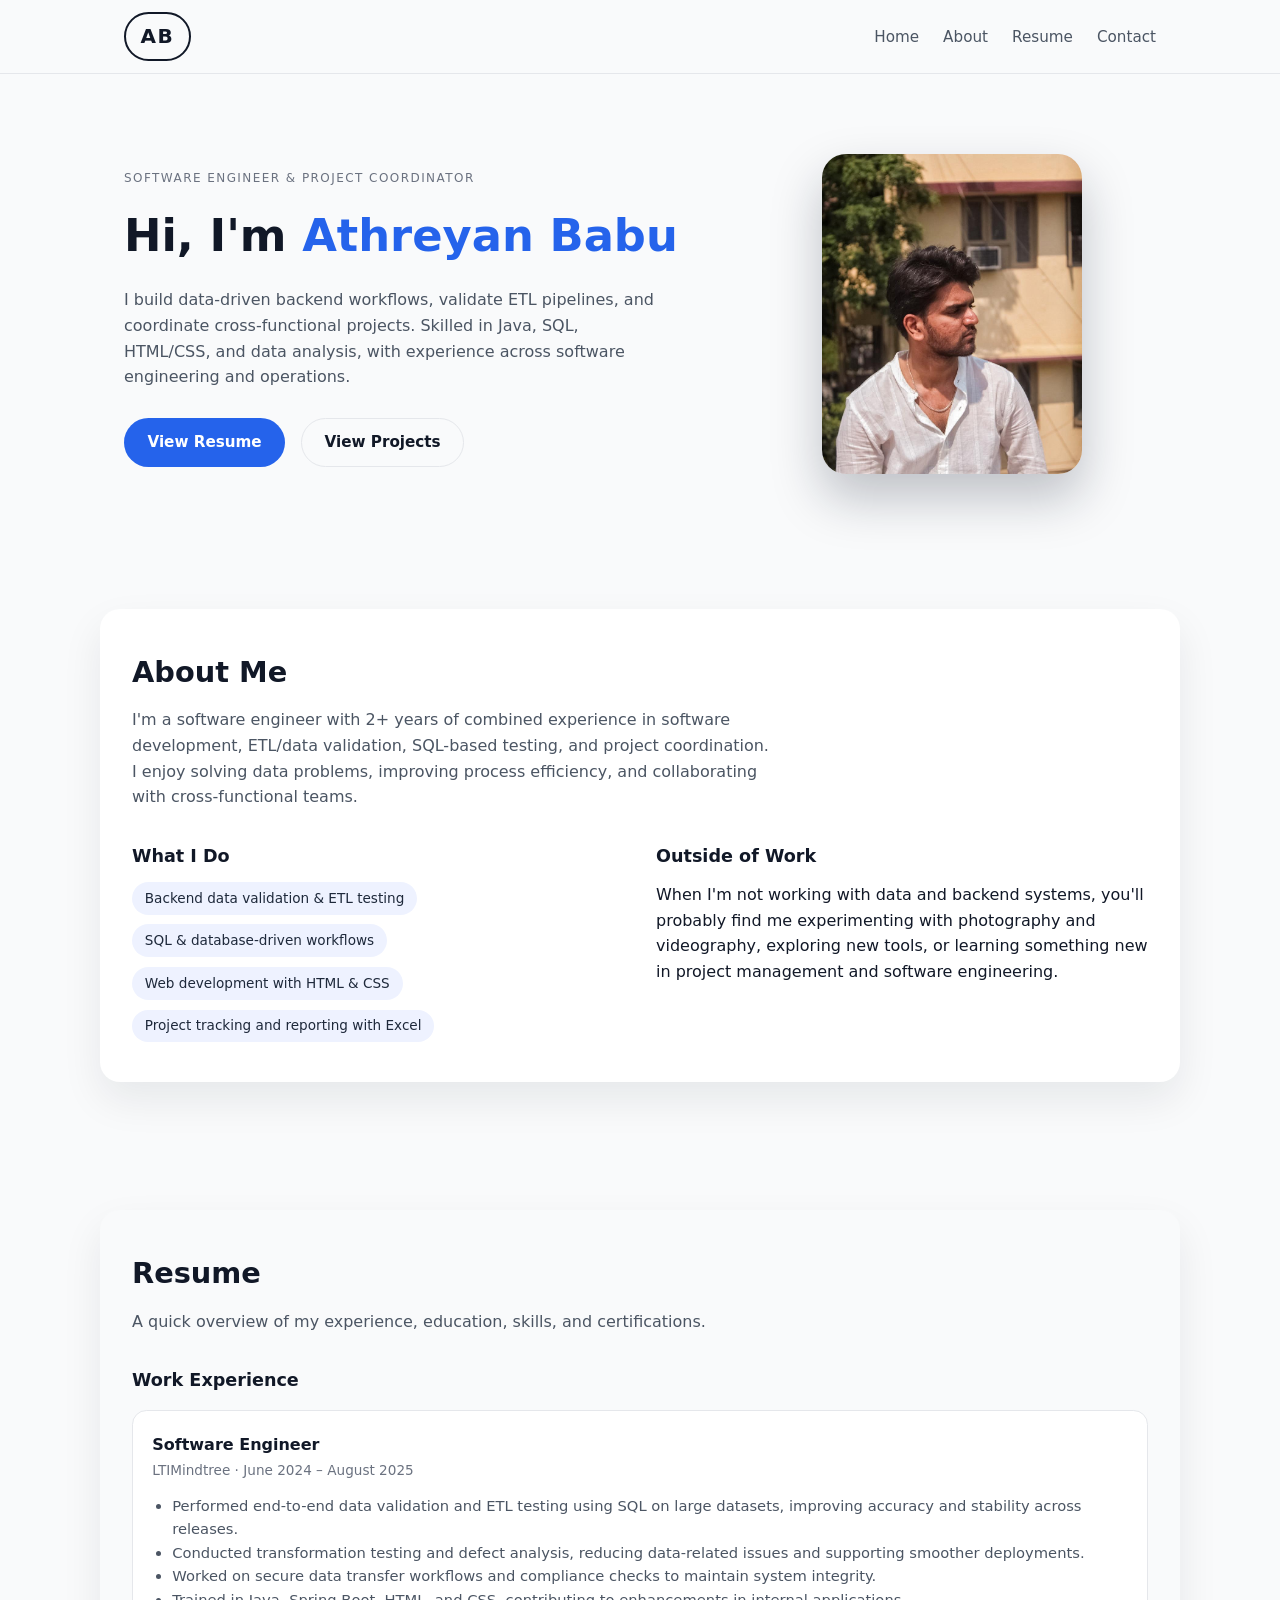
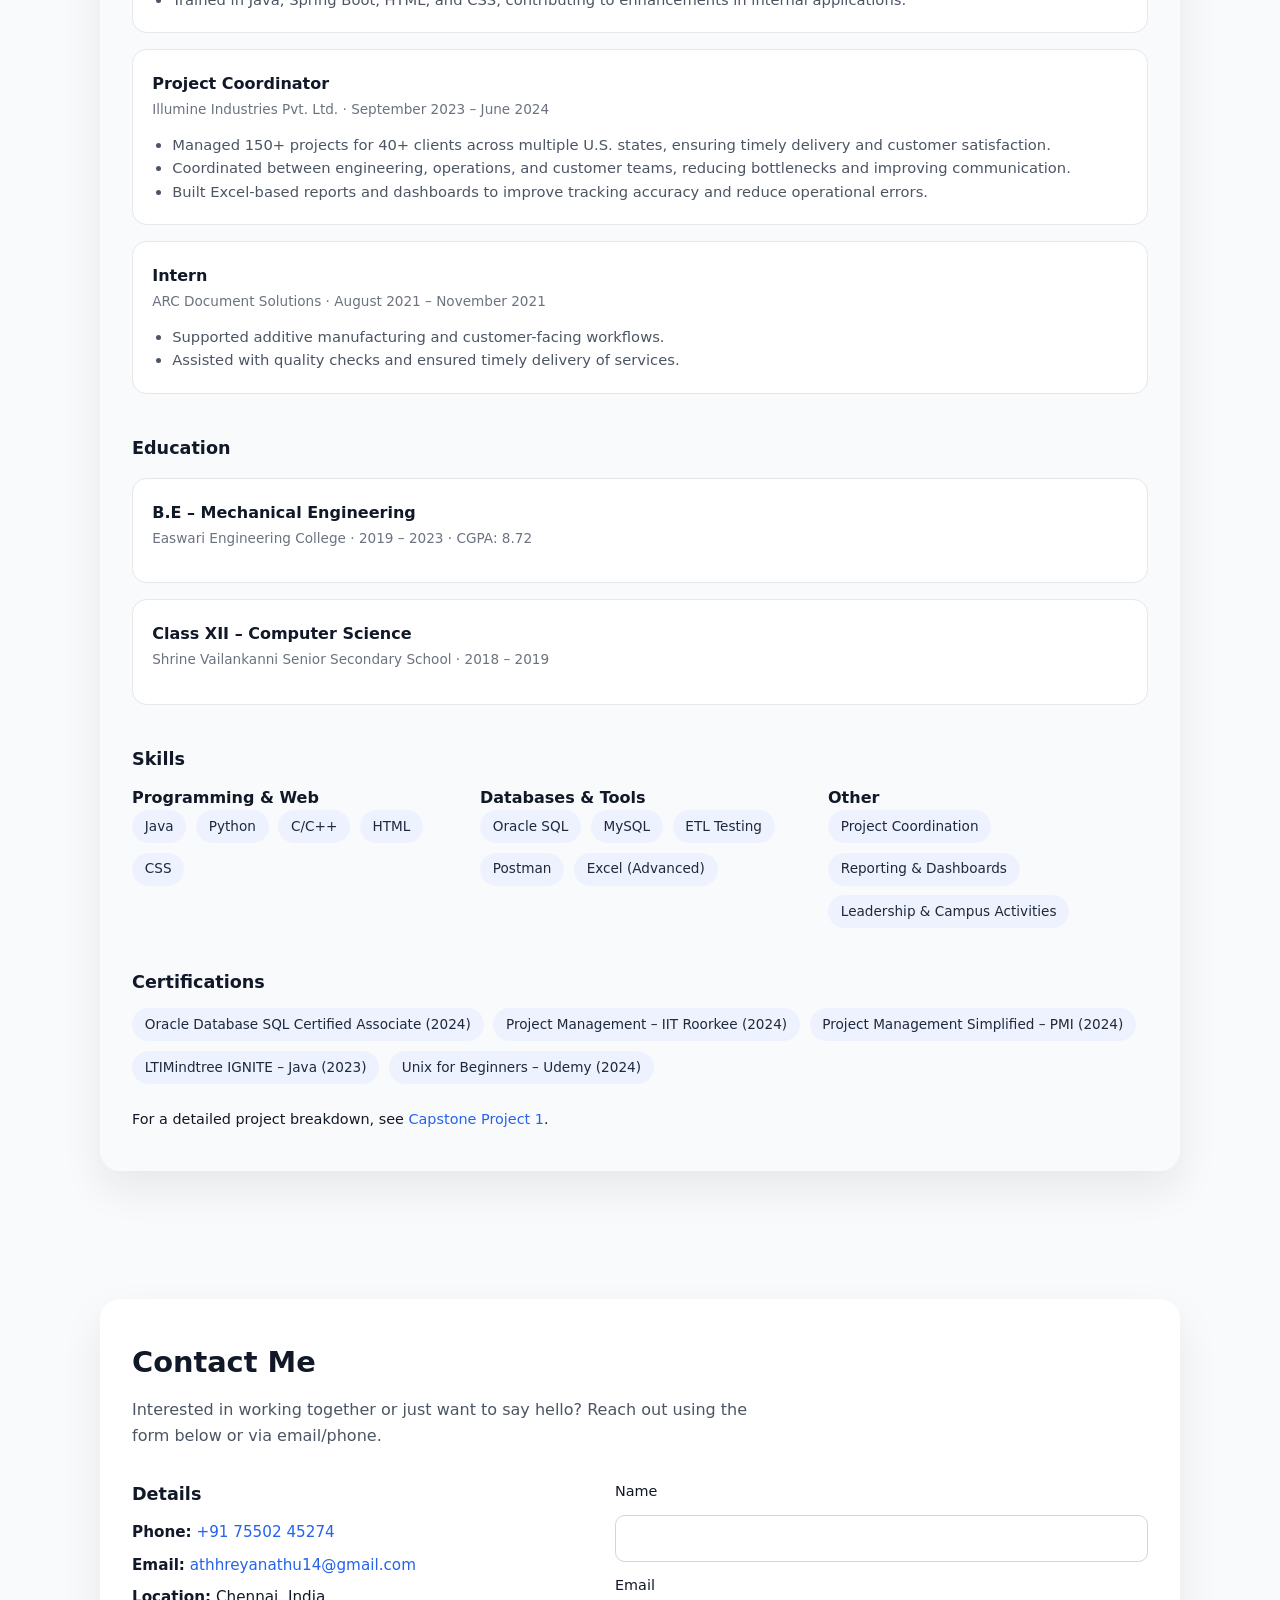
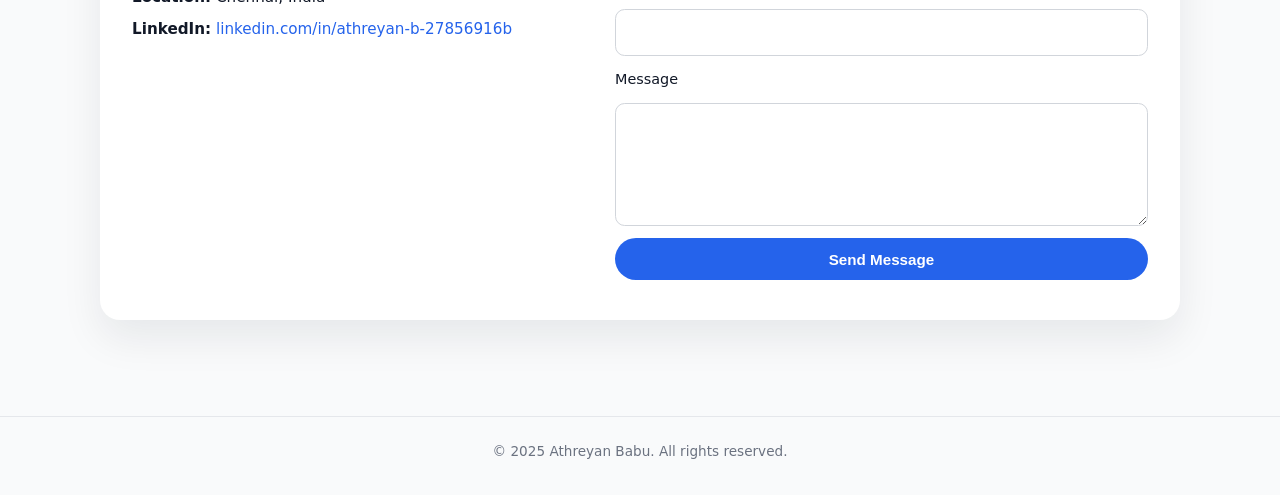
<file: Athreyan_Babu_Website/index.html>
<!DOCTYPE html>
<html lang="en">
<head>
  <meta charset="UTF-8" />
  <meta name="viewport" content="width=device-width, initial-scale=1.0" />
  <title>Athreyan Babu | Portfolio</title>
  <link rel="stylesheet" href="./style.css" />
</head>
<body>
  <!-- Site Header -->
  <header class="site-header">
    <nav class="navbar container">
      <a href="#hero" class="logo">AB</a>
      <ul class="nav-links">
        <li><a href="#hero">Home</a></li>
        <li><a href="#about">About</a></li>
        <li><a href="#resume">Resume</a></li>
        <li><a href="#contact">Contact</a></li>
      </ul>
    </nav>
  </header>

  <main>
    <!-- HERO SECTION -->
    <section id="hero" class="hero-section">
      <div class="container hero-grid">
        <div class="hero-text">
          <p class="hero-kicker">Software Engineer & Project Coordinator</p>
          <h1>Hi, I'm <span class="accent">Athreyan Babu</span></h1>
          <p class="hero-subtitle">
            I build data-driven backend workflows, validate ETL pipelines, and
            coordinate cross-functional projects. Skilled in Java, SQL, HTML/CSS,
            and data analysis, with experience across software engineering and
            operations.
          </p>
          <div class="hero-actions">
            <a href="#resume" class="btn primary-btn">View Resume</a>
            <a href="#projects" class="btn ghost-btn">View Projects</a>
          </div>
        </div>

        <div class="hero-image-wrapper">
          <!-- Use your image file name here -->
          <img
            src="./assets/images/ath.jpeg"
            alt="Portrait of Athreyan Babu looking to the side"
            class="hero-image"
          />
        </div>
      </div>
    </section>

    <!-- ABOUT SECTION -->
    <section id="about" class="section about-section">
      <div class="container section-inner">
        <h2 class="section-title">About Me</h2>
        <p class="section-intro">
          I'm a software engineer with 2+ years of combined experience in
          software development, ETL/data validation, SQL-based testing, and
          project coordination. I enjoy solving data problems, improving
          process efficiency, and collaborating with cross-functional teams.
        </p>
        <div class="about-grid">
          <div>
            <h3 class="subheading">What I Do</h3>
            <ul class="pill-list">
              <li>Backend data validation & ETL testing</li>
              <li>SQL & database-driven workflows</li>
              <li>Web development with HTML & CSS</li>
              <li>Project tracking and reporting with Excel</li>
            </ul>
          </div>
          <div>
            <h3 class="subheading">Outside of Work</h3>
            <p>
              When I'm not working with data and backend systems, you'll
              probably find me experimenting with photography and videography,
              exploring new tools, or learning something new in project
              management and software engineering.
            </p>
          </div>
        </div>
      </div>
    </section>

    <!-- RESUME SECTION -->
    <section id="resume" class="section resume-section">
      <div class="container section-inner">
        <h2 class="section-title">Resume</h2>
        <p class="section-intro">
          A quick overview of my experience, education, skills, and certifications.
        </p>

        <!-- Work Experience -->
        <div class="resume-block">
          <h3 class="subheading">Work Experience</h3>

          <article class="resume-item">
            <header class="resume-item-header">
              <div>
                <h4>Software Engineer</h4>
                <p class="resume-meta">LTIMindtree &middot; June 2024 – August 2025</p>
              </div>
            </header>
            <ul>
              <li>
                Performed end-to-end data validation and ETL testing using SQL on
                large datasets, improving accuracy and stability across releases.
              </li>
              <li>
                Conducted transformation testing and defect analysis, reducing
                data-related issues and supporting smoother deployments.
              </li>
              <li>
                Worked on secure data transfer workflows and compliance checks to
                maintain system integrity.
              </li>
              <li>
                Trained in Java, Spring Boot, HTML, and CSS, contributing to
                enhancements in internal applications.
              </li>
            </ul>
          </article>

          <article class="resume-item">
            <header class="resume-item-header">
              <div>
                <h4>Project Coordinator</h4>
                <p class="resume-meta">
                  Illumine Industries Pvt. Ltd. &middot; September 2023 – June 2024
                </p>
              </div>
            </header>
            <ul>
              <li>
                Managed 150+ projects for 40+ clients across multiple U.S. states,
                ensuring timely delivery and customer satisfaction.
              </li>
              <li>
                Coordinated between engineering, operations, and customer teams,
                reducing bottlenecks and improving communication.
              </li>
              <li>
                Built Excel-based reports and dashboards to improve tracking
                accuracy and reduce operational errors.
              </li>
            </ul>
          </article>

          <article class="resume-item">
            <header class="resume-item-header">
              <div>
                <h4>Intern</h4>
                <p class="resume-meta">
                  ARC Document Solutions &middot; August 2021 – November 2021
                </p>
              </div>
            </header>
            <ul>
              <li>
                Supported additive manufacturing and customer-facing workflows.
              </li>
              <li>
                Assisted with quality checks and ensured timely delivery of
                services.
              </li>
            </ul>
          </article>
        </div>

        <!-- Education -->
        <div class="resume-block">
          <h3 class="subheading">Education</h3>
          <article class="resume-item">
            <header class="resume-item-header">
              <div>
                <h4>B.E – Mechanical Engineering</h4>
                <p class="resume-meta">
                  Easwari Engineering College &middot; 2019 – 2023 &middot; CGPA: 8.72
                </p>
              </div>
            </header>
          </article>

          <article class="resume-item">
            <header class="resume-item-header">
              <div>
                <h4>Class XII – Computer Science</h4>
                <p class="resume-meta">
                  Shrine Vailankanni Senior Secondary School &middot; 2018 – 2019
                </p>
              </div>
            </header>
          </article>
        </div>

        <!-- Skills -->
        <div class="resume-block">
          <h3 class="subheading">Skills</h3>
          <div class="skills-grid">
            <div>
              <h4>Programming &amp; Web</h4>
              <ul class="pill-list">
                <li>Java</li>
                <li>Python</li>
                <li>C/C++</li>
                <li>HTML</li>
                <li>CSS</li>
              </ul>
            </div>
            <div>
              <h4>Databases &amp; Tools</h4>
              <ul class="pill-list">
                <li>Oracle SQL</li>
                <li>MySQL</li>
                <li>ETL Testing</li>
                <li>Postman</li>
                <li>Excel (Advanced)</li>
              </ul>
            </div>
            <div>
              <h4>Other</h4>
              <ul class="pill-list">
                <li>Project Coordination</li>
                <li>Reporting &amp; Dashboards</li>
                <li>Leadership &amp; Campus Activities</li>
              </ul>
            </div>
          </div>
        </div>

        <!-- Certifications -->
        <div class="resume-block">
          <h3 class="subheading">Certifications</h3>
          <ul class="pill-list">
            <li>Oracle Database SQL Certified Associate (2024)</li>
            <li>Project Management – IIT Roorkee (2024)</li>
            <li>Project Management Simplified – PMI (2024)</li>
            <li>LTIMindtree IGNITE – Java (2023)</li>
            <li>Unix for Beginners – Udemy (2024)</li>
          </ul>
        </div>

        <!-- Link to Capstone project 1 -->
        <p class="capstone-link">
          For a detailed project breakdown, see
          <a href="#projects">Capstone Project 1</a>.
        </p>
      </div>
    </section>


    <!-- CONTACT SECTION -->
    <section id="contact" class="section contact-section">
      <div class="container section-inner">
        <h2 class="section-title">Contact Me</h2>
        <p class="section-intro">
          Interested in working together or just want to say hello? Reach out using
          the form below or via email/phone.
        </p>

        <div class="contact-grid">
          <div class="contact-details">
            <h3 class="subheading">Details</h3>
            <ul class="contact-list">
              <li><strong>Phone:</strong> <a href="tel:+917550245274">+91 75502 45274</a></li>
              <li>
                <strong>Email:</strong>
                <a href="mailto:athhreyanathu14@gmail.com">athhreyanathu14@gmail.com</a>
              </li>
              <li>
                <strong>Location:</strong> Chennai, India
              </li>
              <li>
                <strong>LinkedIn:</strong>
                <a href="https://www.linkedin.com/in/athreyan-b-27856916b/" target="_blank">
                  linkedin.com/in/athreyan-b-27856916b
                </a>
              </li>
            </ul>
          </div>

          <form class="contact-form" action="#" method="post">
            <label for="name">Name</label>
            <input id="name" name="name" type="text" required />

            <label for="email">Email</label>
            <input id="email" name="email" type="email" required />

            <label for="message">Message</label>
            <textarea id="message" name="message" rows="4" required></textarea>

            <button type="submit" class="btn primary-btn">
              Send Message
            </button>
          </form>
        </div>
      </div>
    </section>
  </main>

  <footer class="site-footer">
    <div class="container footer-inner">
      <p>&copy; <span id="year">2025</span> Athreyan Babu. All rights reserved.</p>
    </div>
  </footer>
</body>
</html>
</file>
<file: Athreyan_Babu_Website/style.css>
/* === Base Reset === */
*,
*::before,
*::after {
  box-sizing: border-box;
  margin: 0;
  padding: 0;
}

html {
  scroll-behavior: smooth;
}

body {
  font-family: system-ui, -apple-system, BlinkMacSystemFont, "Segoe UI",
    sans-serif;
  line-height: 1.6;
  color: #111827;
  background-color: #f9fafb;
}

/* === Layout Helpers === */
.container {
  width: 100%;
  max-width: 1080px;
  margin: 0 auto;
  padding: 0 1.5rem;
}

.section {
  padding: 4rem 0;
}

.section-inner {
  background: #ffffff;
  border-radius: 1.25rem;
  padding: 2.5rem 2rem;
  box-shadow: 0 18px 40px rgba(15, 23, 42, 0.08);
}

/* === Header & Navigation === */
.site-header {
  position: sticky;
  top: 0;
  z-index: 20;
  background: rgba(249, 250, 251, 0.9);
  backdrop-filter: blur(10px);
  border-bottom: 1px solid #e5e7eb;
}

.navbar {
  display: flex;
  align-items: center;
  justify-content: space-between;
  padding: 0.75rem 1.5rem;
}

.logo {
  font-weight: 700;
  font-size: 1.25rem;
  letter-spacing: 0.08em;
  text-decoration: none;
  color: #111827;
  border-radius: 999px;
  padding: 0.4rem 0.9rem;
  border: 2px solid #111827;
}

.nav-links {
  list-style: none;
  display: flex;
  gap: 1.5rem;
}

.nav-links a {
  text-decoration: none;
  color: #4b5563;
  font-size: 0.95rem;
  font-weight: 500;
}

.nav-links a:hover,
.nav-links a:focus {
  color: #111827;
}

/* === Hero Section === */
.hero-section {
  padding: 5rem 0 4rem;
}

.hero-grid {
  display: grid;
  grid-template-columns: minmax(0, 2fr) minmax(0, 1.4fr);
  gap: 2.5rem;
  align-items: center;
}

.hero-kicker {
  text-transform: uppercase;
  letter-spacing: 0.12em;
  font-size: 0.75rem;
  color: #6b7280;
  margin-bottom: 0.75rem;
}

.hero-section h1 {
  font-size: clamp(2rem, 3vw + 1rem, 2.8rem);
  margin-bottom: 1rem;
}

.accent {
  color: #2563eb;
}

.hero-subtitle {
  max-width: 34rem;
  color: #4b5563;
  margin-bottom: 1.75rem;
}

.hero-actions {
  display: flex;
  flex-wrap: wrap;
  gap: 1rem;
}

.hero-image-wrapper {
  justify-self: center;
}

.hero-image {
  width: 260px;
  height: 320px;
  object-fit: cover;
  border-radius: 1.5rem;
  box-shadow: 0 24px 50px rgba(15, 23, 42, 0.25);
}

/* === Buttons === */
.btn {
  display: inline-flex;
  align-items: center;
  justify-content: center;
  padding: 0.7rem 1.4rem;
  border-radius: 999px;
  border: 1px solid transparent;
  font-size: 0.95rem;
  font-weight: 600;
  text-decoration: none;
  cursor: pointer;
}

.primary-btn {
  background-color: #2563eb;
  color: #ffffff;
}

.primary-btn:hover,
.primary-btn:focus {
  background-color: #1d4ed8;
}

.ghost-btn {
  background-color: transparent;
  color: #111827;
  border-color: #e5e7eb;
}

.ghost-btn:hover,
.ghost-btn:focus {
  border-color: #111827;
}

/* === Typography === */
.section-title {
  font-size: 1.8rem;
  margin-bottom: 0.75rem;
}

.section-intro {
  color: #4b5563;
  margin-bottom: 2rem;
  max-width: 40rem;
}

.subheading {
  font-size: 1.1rem;
  margin-bottom: 0.75rem;
  color: #111827;
}

/* === About === */
.about-grid {
  display: grid;
  grid-template-columns: repeat(2, minmax(0, 1fr));
  gap: 2rem;
}

.pill-list {
  display: flex;
  flex-wrap: wrap;
  list-style: none;
  gap: 0.6rem;
}

.pill-list li {
  background-color: #eef2ff;
  color: #1e293b;
  padding: 0.35rem 0.8rem;
  border-radius: 999px;
  font-size: 0.85rem;
}

/* === Resume === */
.resume-section .section-inner {
  background: #f9fafb;
}

.resume-block + .resume-block {
  margin-top: 2.5rem;
}

.resume-item {
  background: #ffffff;
  border-radius: 0.9rem;
  padding: 1.3rem 1.2rem;
  border: 1px solid #e5e7eb;
  margin-top: 1rem;
}

.resume-item-header {
  margin-bottom: 0.75rem;
}

.resume-item h4 {
  font-size: 1rem;
  margin-bottom: 0.15rem;
}

.resume-meta {
  font-size: 0.85rem;
  color: #6b7280;
}

.resume-item ul {
  list-style: disc;
  padding-left: 1.25rem;
  color: #4b5563;
  font-size: 0.92rem;
}

.skills-grid {
  display: grid;
  grid-template-columns: repeat(3, minmax(0, 1fr));
  gap: 1.75rem;
}

.capstone-link {
  margin-top: 1.5rem;
  font-size: 0.9rem;
}

.capstone-link a {
  color: #2563eb;
  text-decoration: none;
}

.capstone-link a:hover {
  text-decoration: underline;
}

/* === Projects === */
.projects-grid {
  display: grid;
  grid-template-columns: repeat(3, minmax(0, 1fr));
  gap: 1.75rem;
}

.project-card {
  background: #ffffff;
  border-radius: 1rem;
  border: 1px solid #e5e7eb;
  padding: 1.5rem;
  font-size: 0.95rem;
}

.project-card h3 {
  font-size: 1.05rem;
  margin-bottom: 0.6rem;
}

.project-card p {
  color: #4b5563;
  margin-bottom: 0.7rem;
}

.project-card ul {
  list-style: disc;
  padding-left: 1.25rem;
  color: #4b5563;
}

/* === Contact === */
.contact-grid {
  display: grid;
  grid-template-columns: minmax(0, 1.1fr) minmax(0, 1.3fr);
  gap: 2rem;
}

.contact-list {
  list-style: none;
  font-size: 0.95rem;
}

.contact-list li + li {
  margin-top: 0.5rem;
}

.contact-list a {
  color: #2563eb;
  text-decoration: none;
}

.contact-list a:hover {
  text-decoration: underline;
}

.contact-form {
  display: grid;
  gap: 0.75rem;
}

.contact-form label {
  font-size: 0.9rem;
  font-weight: 500;
}

.contact-form input,
.contact-form textarea {
  padding: 0.6rem 0.75rem;
  border-radius: 0.6rem;
  border: 1px solid #d1d5db;
  font: inherit;
}

.contact-form input:focus,
.contact-form textarea:focus {
  outline: none;
  border-color: #2563eb;
  box-shadow: 0 0 0 1px rgba(37, 99, 235, 0.35);
}

/* === Footer === */
.site-footer {
  padding: 1.5rem 0 2rem;
  margin-top: 2rem;
  border-top: 1px solid #e5e7eb;
}

.footer-inner {
  text-align: center;
  font-size: 0.85rem;
  color: #6b7280;
}

/* === Responsive Styles === */
@media (max-width: 900px) {
  .hero-grid,
  .about-grid,
  .skills-grid,
  .projects-grid,
  .contact-grid {
    grid-template-columns: 1fr;
  }

  .hero-image {
    width: 220px;
    height: 270px;
  }

  .nav-links {
    gap: 0.85rem;
    font-size: 0.85rem;
  }
}

@media (max-width: 640px) {
  .navbar {
    flex-direction: column;
    gap: 0.5rem;
  }

  .section-inner {
    padding: 1.75rem 1.4rem;
  }

  .hero-section {
    padding-top: 4rem;
  }
}
</file>
